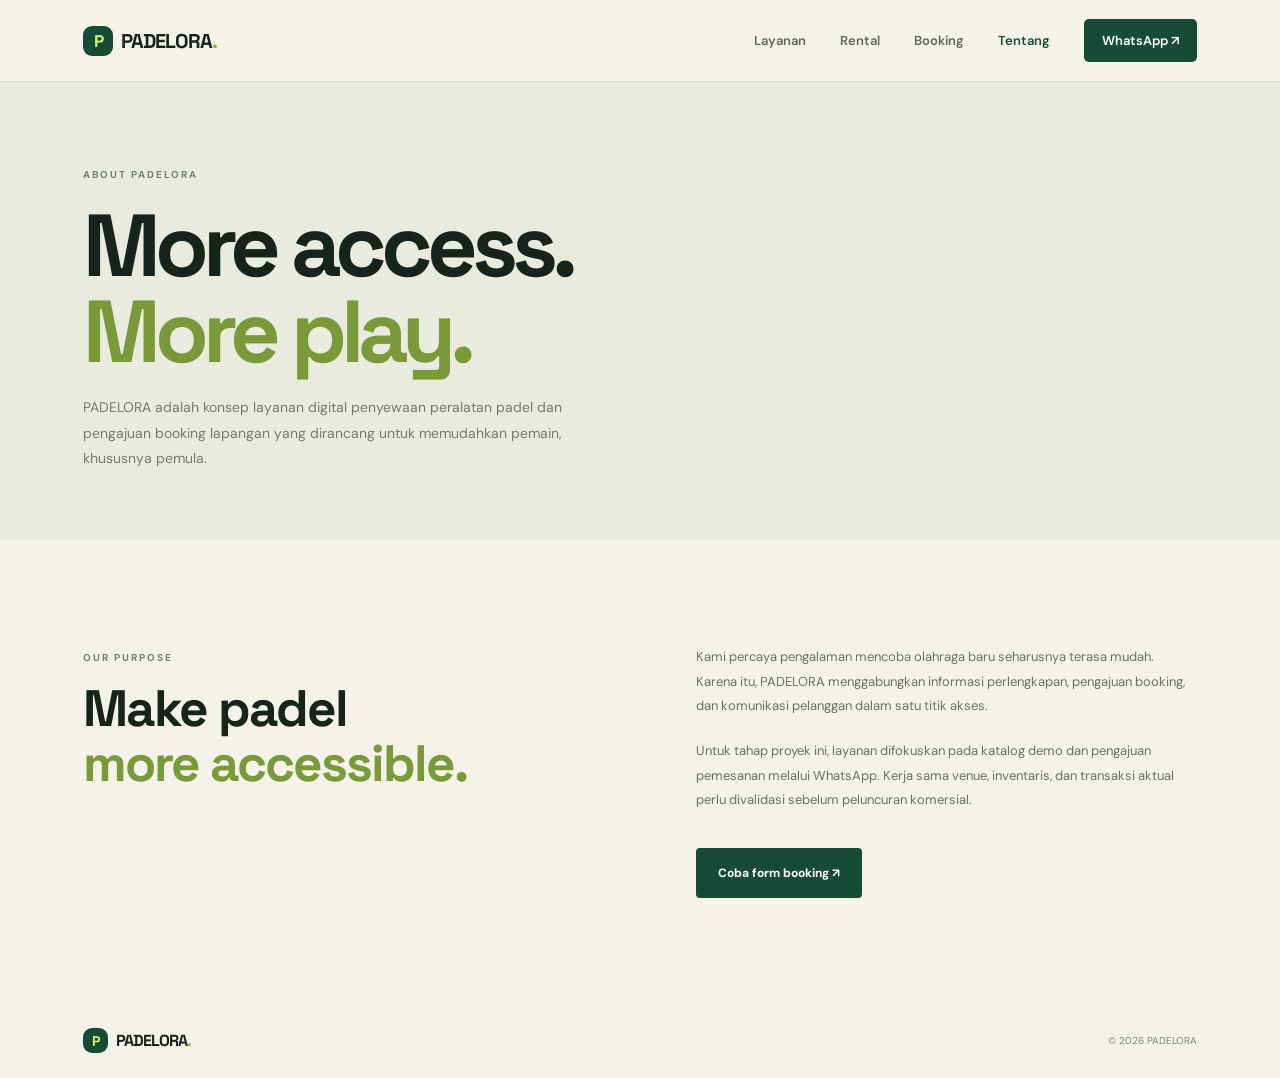
<file: padelora-sport-rental-booking/about.html>
<!DOCTYPE html>
<html lang="id"><head><meta charset="UTF-8"><meta name="viewport" content="width=device-width, initial-scale=1.0"><title>Tentang — PADELORA</title><link rel="preconnect" href="https://fonts.googleapis.com"><link href="https://fonts.googleapis.com/css2?family=DM+Sans:wght@400;500;600;700&family=Space+Grotesk:wght@500;600;700&display=swap" rel="stylesheet"><link rel="stylesheet" href="css/style.css"></head>
<body><header class="site-header"><a class="brand" href="index.html"><span class="brand-mark">P</span> PADELORA<span class="brand-dot">.</span></a><button class="menu-toggle" aria-label="Buka menu" aria-expanded="false">☰</button><nav class="nav-links"><a href="index.html#layanan">Layanan</a><a href="rental.html">Rental</a><a href="booking.html">Booking</a><a class="active" href="about.html">Tentang</a><a class="nav-cta" href="https://wa.me/6281234567890" target="_blank" rel="noopener">WhatsApp ↗</a></nav></header>
<main><section class="page-hero"><span class="eyebrow">ABOUT PADELORA</span><h1>More access.<br><em>More play.</em></h1><p>PADELORA adalah konsep layanan digital penyewaan peralatan padel dan pengajuan booking lapangan yang dirancang untuk memudahkan pemain, khususnya pemula.</p></section><section class="section about-grid"><div><span class="eyebrow">OUR PURPOSE</span><h2>Make padel<br><em>more accessible.</em></h2></div><div><p>Kami percaya pengalaman mencoba olahraga baru seharusnya terasa mudah. Karena itu, PADELORA menggabungkan informasi perlengkapan, pengajuan booking, dan komunikasi pelanggan dalam satu titik akses.</p><p>Untuk tahap proyek ini, layanan difokuskan pada katalog demo dan pengajuan pemesanan melalui WhatsApp. Kerja sama venue, inventaris, dan transaksi aktual perlu divalidasi sebelum peluncuran komersial.</p><a class="btn btn-primary" href="booking.html">Coba form booking ↗</a></div></section></main><footer class="footer"><a class="brand" href="index.html"><span class="brand-mark">P</span> PADELORA<span class="brand-dot">.</span></a><span>© <span data-year></span> PADELORA</span></footer><script src="js/main.js"></script></body></html>
</file>
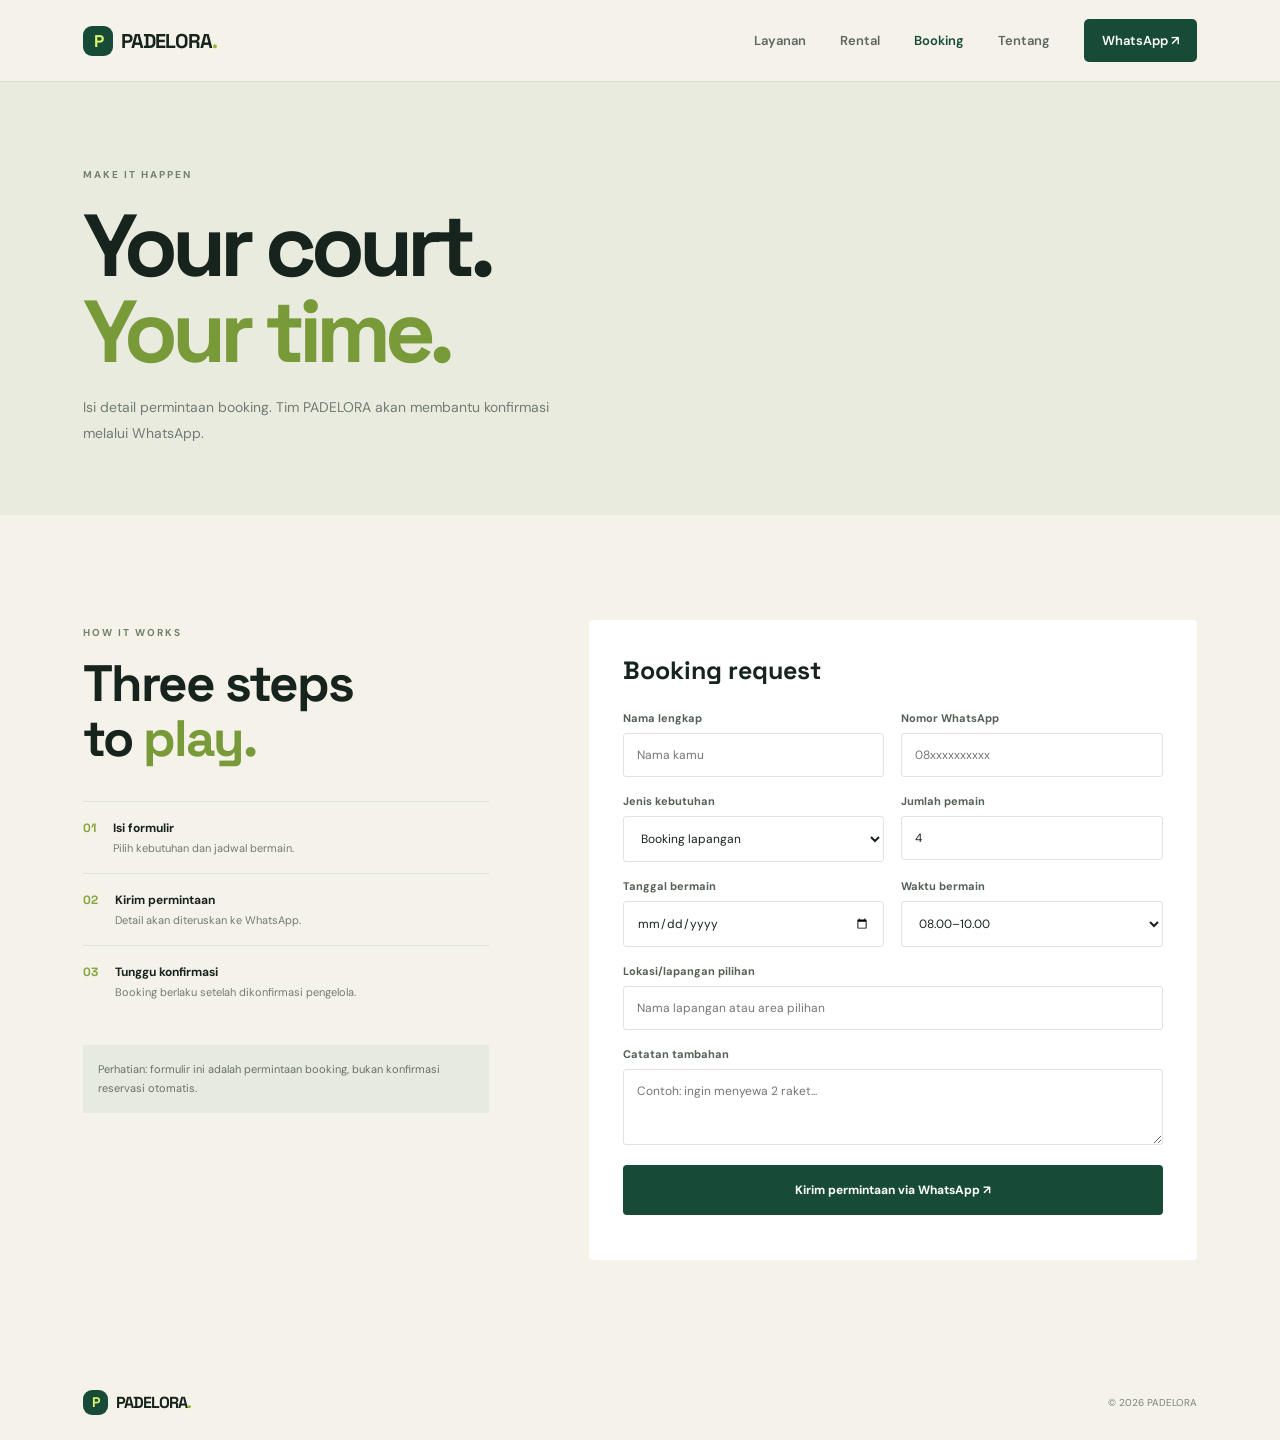
<file: padelora-sport-rental-booking/booking.html>
<!DOCTYPE html>
<html lang="id"><head><meta charset="UTF-8"><meta name="viewport" content="width=device-width, initial-scale=1.0"><title>Booking — PADELORA</title><link rel="preconnect" href="https://fonts.googleapis.com"><link href="https://fonts.googleapis.com/css2?family=DM+Sans:wght@400;500;600;700&family=Space+Grotesk:wght@500;600;700&display=swap" rel="stylesheet"><link rel="stylesheet" href="css/style.css"></head>
<body><header class="site-header"><a class="brand" href="index.html"><span class="brand-mark">P</span> PADELORA<span class="brand-dot">.</span></a><button class="menu-toggle" aria-label="Buka menu" aria-expanded="false">☰</button><nav class="nav-links"><a href="index.html#layanan">Layanan</a><a href="rental.html">Rental</a><a class="active" href="booking.html">Booking</a><a href="about.html">Tentang</a><a class="nav-cta" href="https://wa.me/6281234567890" target="_blank" rel="noopener">WhatsApp ↗</a></nav></header>
<main><section class="page-hero"><span class="eyebrow">MAKE IT HAPPEN</span><h1>Your court.<br><em>Your time.</em></h1><p>Isi detail permintaan booking. Tim PADELORA akan membantu konfirmasi melalui WhatsApp.</p></section>
<section class="section booking-layout"><div class="booking-aside"><span class="eyebrow">HOW IT WORKS</span><h2>Three steps<br>to <em>play.</em></h2><ol class="steps"><li><b>01</b><span><strong>Isi formulir</strong><small>Pilih kebutuhan dan jadwal bermain.</small></span></li><li><b>02</b><span><strong>Kirim permintaan</strong><small>Detail akan diteruskan ke WhatsApp.</small></span></li><li><b>03</b><span><strong>Tunggu konfirmasi</strong><small>Booking berlaku setelah dikonfirmasi pengelola.</small></span></li></ol><div class="aside-note">Perhatian: formulir ini adalah permintaan booking, bukan konfirmasi reservasi otomatis.</div></div>
<form id="booking-form" class="booking-form"><h2>Booking request</h2><div class="form-grid"><label>Nama lengkap<input name="name" required placeholder="Nama kamu"></label><label>Nomor WhatsApp<input name="phone" required type="tel" placeholder="08xxxxxxxxxx"></label><label>Jenis kebutuhan<select name="service"><option value="Booking lapangan">Booking lapangan</option><option value="Sewa raket">Sewa raket</option><option value="Booking + sewa peralatan">Booking + sewa peralatan</option></select></label><label>Jumlah pemain<input name="players" type="number" min="1" max="20" value="4" required></label><label>Tanggal bermain<input name="date" type="date" required></label><label>Waktu bermain<select name="time"><option>08.00–10.00</option><option>10.00–12.00</option><option>13.00–15.00</option><option>15.00–17.00</option><option>18.00–20.00</option><option>20.00–22.00</option></select></label><label class="full">Lokasi/lapangan pilihan<input name="venue" placeholder="Nama lapangan atau area pilihan"></label><label class="full">Catatan tambahan<textarea name="notes" rows="3" placeholder="Contoh: ingin menyewa 2 raket..."></textarea></label></div><button class="btn btn-primary btn-wide" type="submit">Kirim permintaan via WhatsApp ↗</button><p class="form-feedback" id="form-feedback" aria-live="polite"></p></form></section></main>
<footer class="footer"><a class="brand" href="index.html"><span class="brand-mark">P</span> PADELORA<span class="brand-dot">.</span></a><span>© <span data-year></span> PADELORA</span></footer><script src="js/main.js"></script><script src="js/booking.js"></script></body></html>
</file>
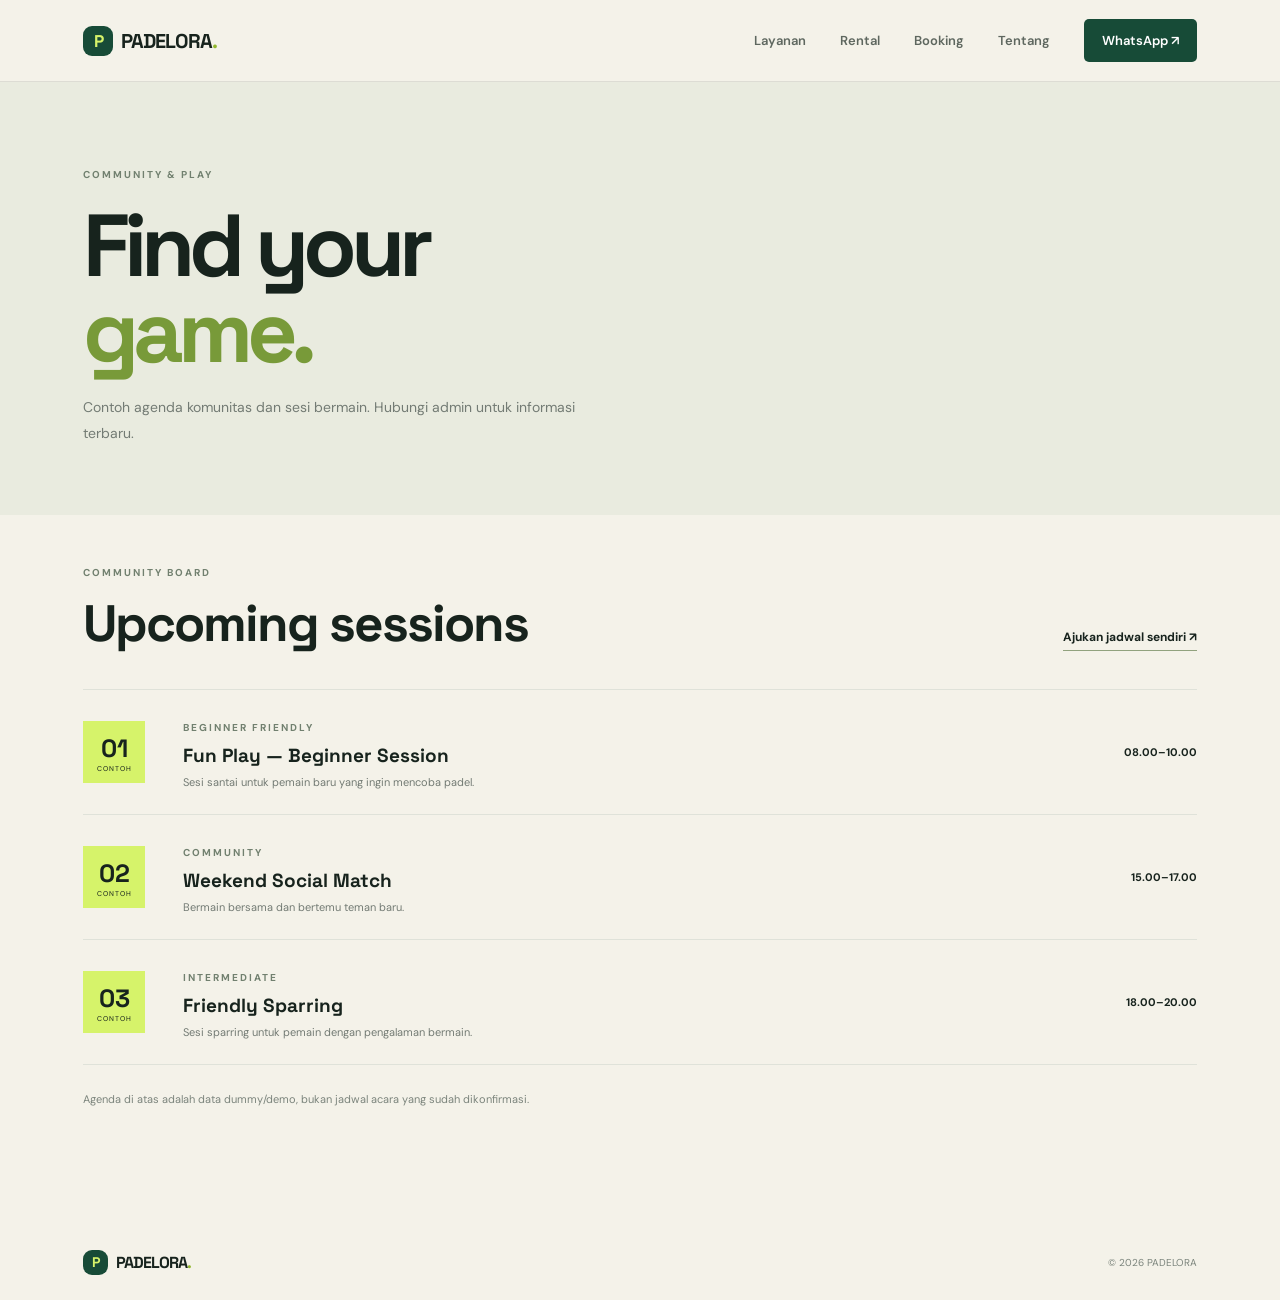
<file: padelora-sport-rental-booking/schedule.html>
<!DOCTYPE html>
<html lang="id"><head><meta charset="UTF-8"><meta name="viewport" content="width=device-width, initial-scale=1.0"><title>Jadwal — PADELORA</title><link rel="preconnect" href="https://fonts.googleapis.com"><link href="https://fonts.googleapis.com/css2?family=DM+Sans:wght@400;500;600;700&family=Space+Grotesk:wght@500;600;700&display=swap" rel="stylesheet"><link rel="stylesheet" href="css/style.css"></head>
<body><header class="site-header"><a class="brand" href="index.html"><span class="brand-mark">P</span> PADELORA<span class="brand-dot">.</span></a><button class="menu-toggle" aria-label="Buka menu" aria-expanded="false">☰</button><nav class="nav-links"><a href="index.html#layanan">Layanan</a><a href="rental.html">Rental</a><a href="booking.html">Booking</a><a href="about.html">Tentang</a><a class="nav-cta" href="https://wa.me/6281234567890" target="_blank" rel="noopener">WhatsApp ↗</a></nav></header>
<main><section class="page-hero"><span class="eyebrow">COMMUNITY & PLAY</span><h1>Find your<br><em>game.</em></h1><p>Contoh agenda komunitas dan sesi bermain. Hubungi admin untuk informasi terbaru.</p></section><section class="section section-tight"><div class="section-heading"><div><span class="eyebrow">COMMUNITY BOARD</span><h2>Upcoming sessions</h2></div><a class="text-link" href="booking.html">Ajukan jadwal sendiri ↗</a></div><div class="schedule-list"><article class="schedule-item"><div class="date-tile"><b>01</b><span>CONTOH</span></div><div><span class="eyebrow">BEGINNER FRIENDLY</span><h3>Fun Play — Beginner Session</h3><p>Sesi santai untuk pemain baru yang ingin mencoba padel.</p></div><span class="schedule-time">08.00–10.00</span></article><article class="schedule-item"><div class="date-tile"><b>02</b><span>CONTOH</span></div><div><span class="eyebrow">COMMUNITY</span><h3>Weekend Social Match</h3><p>Bermain bersama dan bertemu teman baru.</p></div><span class="schedule-time">15.00–17.00</span></article><article class="schedule-item"><div class="date-tile"><b>03</b><span>CONTOH</span></div><div><span class="eyebrow">INTERMEDIATE</span><h3>Friendly Sparring</h3><p>Sesi sparring untuk pemain dengan pengalaman bermain.</p></div><span class="schedule-time">18.00–20.00</span></article></div><p class="notice">Agenda di atas adalah data dummy/demo, bukan jadwal acara yang sudah dikonfirmasi.</p></section></main><footer class="footer"><a class="brand" href="index.html"><span class="brand-mark">P</span> PADELORA<span class="brand-dot">.</span></a><span>© <span data-year></span> PADELORA</span></footer><script src="js/main.js"></script></body></html>
</file>
<file: padelora-sport-rental-booking/css/style.css>
:root{--ink:#17231d;--green:#174b37;--lime:#d6f36a;--cream:#f4f2e9;--muted:#737b74;--line:#dfe2d9;--white:#fff;--font:'DM Sans',sans-serif;--display:'Space Grotesk',sans-serif}*{box-sizing:border-box}html{scroll-behavior:smooth}body{margin:0;background:var(--cream);color:var(--ink);font-family:var(--font);-webkit-font-smoothing:antialiased}a{color:inherit;text-decoration:none}.site-header{height:82px;padding:0 6.5%;display:flex;align-items:center;justify-content:space-between;border-bottom:1px solid rgba(23,35,29,.1);background:var(--cream);position:sticky;top:0;z-index:20}.brand{font-family:var(--display);font-weight:700;letter-spacing:-1px;font-size:20px;display:flex;align-items:center;gap:8px}.brand-mark{display:grid;place-items:center;width:30px;height:30px;border-radius:9px;background:var(--green);color:var(--lime);font-size:17px}.brand-dot{color:#91b72d;margin-left:-8px}.nav-links{display:flex;align-items:center;gap:34px;font-size:13px;font-weight:600}.nav-links>a:not(.nav-cta){color:#5e675f}.nav-links>a:hover,.nav-links>a.active{color:var(--green)}.nav-cta{background:var(--green);color:white;padding:13px 18px;border-radius:5px}.menu-toggle{display:none;background:none;border:0;font-size:24px}.hero{padding:65px 6.5% 78px;display:grid;grid-template-columns:1fr 1.02fr;gap:6%;align-items:center;min-height:620px}.eyebrow{font-size:10px;letter-spacing:2px;font-weight:700;color:#71806f;display:inline-flex;align-items:center;gap:9px}.pulse{width:7px;height:7px;background:#9fca42;border-radius:50%;box-shadow:0 0 0 4px #e2edc7}.hero h1,.page-hero h1{font:700 clamp(58px,7vw,96px)/.98 var(--display);letter-spacing:-6px;margin:24px 0}.hero h1 em,.page-hero h1 em,h2 em{font-style:normal;color:#789a39}.hero-text{max-width:440px;color:#69736b;font-size:15px;line-height:1.8}.hero-actions{display:flex;gap:12px;margin-top:30px;flex-wrap:wrap}.btn{display:inline-flex;align-items:center;justify-content:center;gap:22px;padding:16px 21px;font-weight:700;font-size:12px;border-radius:4px;border:1px solid transparent;cursor:pointer;font-family:var(--font)}.btn-primary{background:var(--green);color:white}.btn-primary:hover,.nav-cta:hover{background:#236346}.btn-outline{border-color:#c9cec4}.btn-dark{background:var(--ink);color:white}.btn-wide{width:100%;margin-top:20px}.hero-proof{display:flex;align-items:center;gap:13px;margin-top:50px;color:#788078;font-size:11px}.avatars{display:flex}.avatars span{width:27px;height:27px;border:2px solid var(--cream);border-radius:50%;display:grid;place-items:center;background:#c9d5b0;margin-right:-7px;font-size:9px;font-weight:700}.avatars span:nth-child(2){background:#e3c3a4}.avatars span:nth-child(3){background:#b9c9d2}.hero-visual{height:490px;position:relative}.hero-visual>img{width:100%;height:100%;object-fit:cover;border-radius:5px;filter:saturate(.78)}.floating-card{position:absolute;left:-35px;bottom:42px;background:white;padding:17px 18px;display:flex;align-items:center;gap:12px;box-shadow:0 15px 45px #17231d20;min-width:225px}.floating-icon{font-size:25px}.floating-card strong,.floating-card small{display:block}.floating-card strong{font:700 13px var(--display)}.floating-card small{color:var(--muted);font-size:10px;margin-top:4px}.arrow-round{margin-left:auto;border:1px solid var(--line);width:29px;height:29px;border-radius:50%;display:grid;place-items:center}.hero-tag{position:absolute;right:18px;top:18px;background:var(--lime);padding:9px 12px;font-size:9px;letter-spacing:1px;font-weight:700}.ticker{overflow:hidden;background:var(--lime);padding:17px 0;white-space:nowrap;font:700 12px var(--display);letter-spacing:2px}.ticker div{word-spacing:15px}.ticker span{margin:0 25px}.section{padding:105px 6.5%}.section-tight{padding-top:45px}.section-heading{display:flex;justify-content:space-between;align-items:end;margin-bottom:38px}.section-heading h2,.feature-copy h2,.booking-aside h2,.about-grid h2{font:700 clamp(36px,4vw,54px)/1.08 var(--display);letter-spacing:-2px;margin:15px 0 0}.section-heading>p{max-width:320px;color:var(--muted);font-size:13px;line-height:1.8;margin:0 0 4px}.service-grid{display:grid;grid-template-columns:repeat(3,1fr);gap:15px}.service-card{min-height:330px;padding:25px;position:relative;overflow:hidden;display:flex;flex-direction:column;border-radius:4px}.service-dark{background:var(--green);color:white}.service-lime{background:var(--lime)}.service-cream{background:#e7e8dc}.service-number{font-size:9px;letter-spacing:1.5px;font-weight:700;opacity:.7}.service-art{font-size:100px;position:absolute;right:22px;top:45px;opacity:.18;transform:rotate(-25deg)}.court-art{transform:rotate(15deg)}.community-art{font-size:125px;right:35px;top:20px}.service-card h3{font:700 27px var(--display);letter-spacing:-1px;margin:auto 0 9px}.service-card p{font-size:12px;line-height:1.7;max-width:240px;opacity:.75;margin:0 0 22px}.card-link{font-size:11px;font-weight:700}.feature-band{background:#e8e9df;display:grid;grid-template-columns:1fr 1fr;min-height:520px}.feature-image img{width:100%;height:100%;object-fit:cover;display:block}.feature-copy{padding:75px 12% 70px}.feature-copy h2{margin-bottom:22px}.feature-copy>p,.about-grid p{color:#687269;font-size:13px;line-height:1.9}.check-list{padding:0;list-style:none;font-size:12px;line-height:2.5;margin:25px 0}.text-link{font-size:12px;font-weight:700;border-bottom:1px solid #91a27e;padding-bottom:5px}.cta-section{text-align:center;padding:100px 20px;background:var(--lime)}.cta-section h2{font:700 clamp(40px,5vw,65px)/1.05 var(--display);letter-spacing:-3px;margin:18px 0 28px}.cta-section h2 em{color:#55752a}.footer{padding:25px 6.5%;display:flex;align-items:center;justify-content:space-between;font-size:10px;color:#7b847c;gap:15px}.footer .brand{color:var(--ink);font-size:16px}.footer .brand-mark{width:25px;height:25px;font-size:14px}.page-hero{padding:80px 6.5% 55px;background:#e9ebdf}.page-hero h1{font-size:clamp(58px,8vw,88px);margin:20px 0}.page-hero p{max-width:500px;color:var(--muted);line-height:1.8;font-size:14px}.filter-row{display:flex;justify-content:space-between;align-items:end;margin-bottom:30px}.filter-row h2{font:700 35px var(--display);margin:8px 0}.search-box{border:1px solid var(--line);padding:10px 14px;display:flex;gap:10px;align-items:center;background:white;border-radius:4px;color:#7c857d}.search-box input{border:0;outline:0;font:12px var(--font);background:transparent}.product-grid{display:grid;grid-template-columns:repeat(3,1fr);gap:18px}.product-card{background:white;border-radius:4px;overflow:hidden}.product-image{height:220px;background:#e4e8dc;display:grid;place-items:center;overflow:hidden}.product-image img{width:100%;height:100%;object-fit:cover}.product-emoji{font-size:75px}.product-info{padding:19px}.product-info h3{font:700 19px var(--display);margin:0 0 7px}.product-info p{color:var(--muted);font-size:11px;line-height:1.6;min-height:35px}.product-bottom{display:flex;align-items:center;justify-content:space-between;margin-top:18px}.price{font-weight:700;font-size:14px}.price small{font-size:10px;color:var(--muted);font-weight:400}.mini-btn{border:0;background:var(--green);color:white;padding:10px 12px;border-radius:3px;font-size:10px;font-weight:700;cursor:pointer}.notice{font-size:11px;color:#7b847c;line-height:1.7;margin-top:25px}.booking-layout{display:grid;grid-template-columns:.8fr 1.2fr;gap:9%;align-items:start}.booking-aside h2{margin-bottom:35px}.steps{list-style:none;padding:0;margin:0}.steps li{display:flex;gap:17px;padding:18px 0;border-top:1px solid var(--line)}.steps li>b{font:700 12px var(--display);color:#83a43e}.steps strong,.steps small{display:block}.steps strong{font-size:12px}.steps small{font-size:11px;color:var(--muted);margin-top:5px}.aside-note{margin-top:28px;background:#e7eadf;padding:15px;font-size:11px;line-height:1.7;color:#687269}.booking-form{background:white;padding:34px;border-radius:4px}.booking-form h2{font:700 25px var(--display);margin:0 0 25px}.form-grid{display:grid;grid-template-columns:1fr 1fr;gap:17px}.form-grid label{font-size:11px;font-weight:700;color:#556057}.form-grid input,.form-grid select,.form-grid textarea{display:block;width:100%;margin-top:8px;padding:13px;border:1px solid #e0e4dc;border-radius:3px;font:12px var(--font);background:#fff;color:var(--ink);outline-color:#9fbe5d}.form-grid .full{grid-column:1/-1}.form-feedback{font-size:11px;color:#55752a;line-height:1.6}.schedule-list{border-top:1px solid var(--line)}.schedule-item{display:grid;grid-template-columns:75px 1fr auto;gap:25px;align-items:center;padding:25px 0;border-bottom:1px solid var(--line)}.date-tile{width:62px;height:62px;background:var(--lime);display:flex;flex-direction:column;align-items:center;justify-content:center}.date-tile b{font:700 25px var(--display)}.date-tile span{font-size:7px;letter-spacing:1px}.schedule-item h3{font:700 19px var(--display);margin:7px 0}.schedule-item p{font-size:11px;color:var(--muted);margin:0}.schedule-time{font-size:11px;font-weight:700}.about-grid{display:grid;grid-template-columns:1fr 1fr;gap:10%;align-items:start}.about-grid p{margin-top:0;margin-bottom:20px}.about-grid .btn{margin-top:15px}
@media(max-width:800px){.site-header{height:70px;padding:0 5%}.menu-toggle{display:block}.nav-links{display:none;position:absolute;top:69px;left:0;right:0;background:var(--cream);padding:20px 6%;flex-direction:column;align-items:stretch;gap:20px;border-bottom:1px solid var(--line)}.nav-links.open{display:flex}.hero{grid-template-columns:1fr;padding:55px 6%}.hero-visual{height:380px;margin-left:15px}.hero h1{font-size:70px}.section{padding:70px 6%}.service-grid,.product-grid{grid-template-columns:1fr 1fr}.feature-band{grid-template-columns:1fr}.feature-image{height:330px}.feature-copy{padding:55px 8%}.booking-layout{grid-template-columns:1fr;gap:40px}.section-heading{align-items:start;gap:20px;flex-direction:column}.page-hero{padding:65px 6% 45px}.about-grid{grid-template-columns:1fr;gap:25px}}
@media(max-width:520px){.hero h1{font-size:61px;letter-spacing:-4px}.hero-visual{height:300px}.floating-card{left:-12px;bottom:20px;min-width:200px}.service-grid,.product-grid{grid-template-columns:1fr}.service-card{min-height:290px}.filter-row{align-items:start;flex-direction:column;gap:15px}.search-box{width:100%}.search-box input{flex:1}.form-grid{grid-template-columns:1fr}.form-grid .full{grid-column:auto}.booking-form{padding:23px}.schedule-item{grid-template-columns:60px 1fr;gap:15px}.schedule-time{grid-column:2}.footer{flex-wrap:wrap}.footer>span:nth-child(2){display:none}.page-hero h1{letter-spacing:-4px}}
</file>
